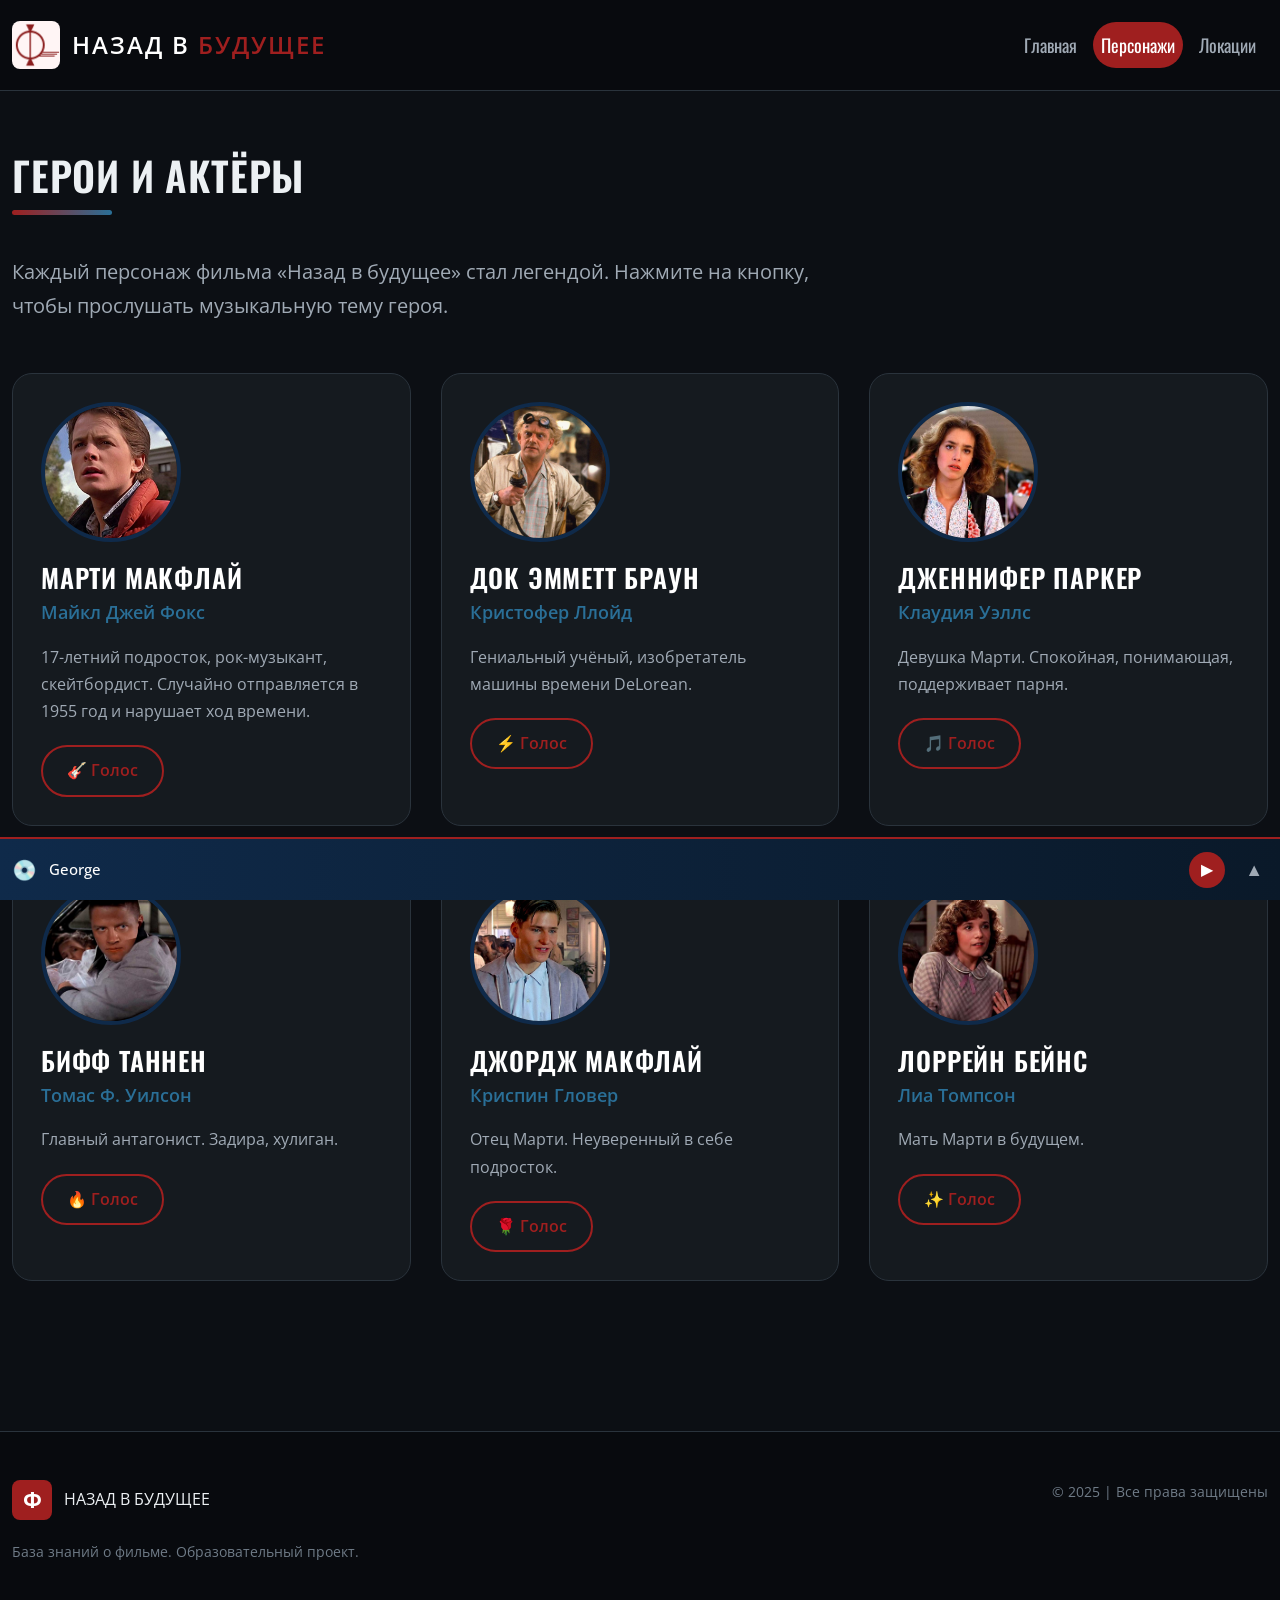
<file: characters.html>
<!DOCTYPE html>
<html lang="ru">
<head>
    <!-- Yandex.Metrika counter -->
<script type="text/javascript">
    (function(m,e,t,r,i,k,a){
        m[i]=m[i]||function(){(m[i].a=m[i].a||[]).push(arguments)};
        m[i].l=1*new Date();
        for (var j = 0; j < document.scripts.length; j++) {if (document.scripts[j].src === r) { return; }}
        k=e.createElement(t),a=e.getElementsByTagName(t)[0],k.async=1,k.src=r,a.parentNode.insertBefore(k,a)
    })(window, document,'script','https://mc.yandex.ru/metrika/tag.js?id=112401955', 'ym');

    ym(112401955, 'init', {ssr:true, webvisor:true, clickmap:true, ecommerce:"dataLayer", referrer: document.referrer, url: location.href, accurateTrackBounce:true, trackLinks:true});
</script>
<noscript><div><img src="https://mc.yandex.ru/watch/112401955" style="position:absolute; left:-9999px;" alt="" /></div></noscript>
<!-- /Yandex.Metrika counter -->
    <meta charset="UTF-8">
    <meta name="viewport" content="width=device-width, initial-scale=1.0">
    <title>Персонажи — Назад в будущее</title>
    
    <!-- Bootstrap 5 -->
    <link href="https://cdn.jsdelivr.net/npm/bootstrap@5.3.0/dist/css/bootstrap.min.css" rel="stylesheet">
    <!-- Шрифты -->
    <link href="https://fonts.googleapis.com/css2?family=Oswald:wght@400;500;600;700&family=Open+Sans:wght@300;400;600&display=swap" rel="stylesheet">
    <!-- Кастомный CSS -->
    <link rel="stylesheet" href="css/style.css">
</head>
<body>

    <!-- ===== НАВИГАЦИЯ ===== -->
    <nav class="navbar navbar-expand-lg">
        <div class="container">
            <a class="navbar-brand" href="index.html">
                <div class="logo">
                    <div class="logo-icon" style="width: 48px; height: 48px; background: none !important; font-size: 0 !important; color: transparent !important; padding: 0 !important; overflow: hidden; border-radius: 8px;">
                        <img src="assets/images/logo.png" alt="Логотип" style="width: 100%; height: 100%; object-fit: cover; display: block;">
                    </div>
                    <div class="logo-text">НАЗАД В <span>БУДУЩЕЕ</span></div>
                </div>
            </a>
            <button class="navbar-toggler" type="button" data-bs-toggle="collapse" data-bs-target="#navbarNav">
                <span class="navbar-toggler-icon"></span>
            </button>
            <div class="collapse navbar-collapse" id="navbarNav">
                <ul class="navbar-nav ms-auto">
                    <li class="nav-item">
                        <a class="nav-link" href="index.html">Главная</a>
                    </li>
                    <li class="nav-item">
                        <a class="nav-link active" href="characters.html">Персонажи</a>
                    </li>
                    <li class="nav-item">
                        <a class="nav-link" href="locations.html">Локации</a>
                    </li>
                </ul>
            </div>
        </div>
    </nav>

    <!-- ===== КОНТЕНТ ===== -->
    <section class="container" style="margin-top: 60px; margin-bottom: 150px;">
        <h1 class="section-title">ГЕРОИ И АКТЁРЫ</h1>
        <p style="color: #A0AAB5; font-size: 20px; max-width: 800px; margin-bottom: 50px;">
            Каждый персонаж фильма «Назад в будущее» стал легендой. Нажмите на кнопку, чтобы прослушать музыкальную тему героя.
        </p>
        
        <div class="character-grid">
            <!-- Марти Макфлай -->
            <div class="character-card">
                <img src="assets/images/marty.jpg" alt="Марти Макфлай">
                <h3>МАРТИ МАКФЛАЙ</h3>
                <div class="actor-name">Майкл Джей Фокс</div>
                <p class="character-bio">
                    17-летний подросток, рок-музыкант, скейтбордист. Случайно отправляется в 1955 год 
                    и нарушает ход времени.
                </p>
                <button class="btn-sound" data-track="marty">🎸 Голос</button>
            </div>
            
            <!-- Док Браун -->
            <div class="character-card">
                <img src="assets/images/doc.jpg" alt="Док Эмметт Браун">
                <h3>ДОК ЭММЕТТ БРАУН</h3>
                <div class="actor-name">Кристофер Ллойд</div>
                <p class="character-bio">
                    Гениальный учёный, изобретатель машины времени DeLorean.
                </p>
                <button class="btn-sound" data-track="doc">⚡ Голос</button>
            </div>
            
            <!-- Дженнифер Паркер -->
            <div class="character-card">
                <img src="assets/images/jennifer.jpg" alt="Дженнифер Паркер">
                <h3>ДЖЕННИФЕР ПАРКЕР</h3>
                <div class="actor-name">Клаудия Уэллс</div>
                <p class="character-bio">
                    Девушка Марти. Спокойная, понимающая, поддерживает парня.
                </p>
                <button class="btn-sound" data-track="jennifer">🎵 Голос</button>
            </div>
            
            <!-- Бифф Таннен -->
            <div class="character-card">
                <img src="assets/images/biff.jpg" alt="Бифф Таннен">
                <h3>БИФФ ТАННЕН</h3>
                <div class="actor-name">Томас Ф. Уилсон</div>
                <p class="character-bio">
                    Главный антагонист. Задира, хулиган.
                </p>
                <button class="btn-sound" data-track="biff">🔥 Голос</button>
            </div>
            
            <!-- Джордж Макфлай -->
            <div class="character-card">
                <img src="assets/images/george.jpg" alt="Джордж Макфлай">
                <h3>ДЖОРДЖ МАКФЛАЙ</h3>
                <div class="actor-name">Криспин Гловер</div>
                <p class="character-bio">
                    Отец Марти. Неуверенный в себе подросток.
                </p>
                <button class="btn-sound" data-track="george">🌹 Голос</button>
            </div>
            
            <!-- Лоррейн Бейнс -->
            <div class="character-card">
                <img src="assets/images/lorraine.jpg" alt="Лоррейн Бейнс">
                <h3>ЛОРРЕЙН БЕЙНС</h3>
                <div class="actor-name">Лиа Томпсон</div>
                <p class="character-bio">
                    Мать Марти в будущем.
                </p>
                <button class="btn-sound" data-track="lorraine">✨ Голос</button>
            </div>
        </div>
    </section>

    <!-- ===== ВЫДВИЖНОЙ ПЛЕЕР ===== -->
    <div class="collapsible-player" id="collapsiblePlayer">
        
        <!-- СВЁРНУТОЕ СОСТОЯНИЕ (ВИДНО ВСЕГДА) -->
        <div class="player-mini" id="playerMini">
            <div class="container">
                <div class="player-mini-wrapper">
                    <div class="player-mini-info">
                        <span class="player-mini-icon">💿</span>
                        <span class="player-mini-title" id="miniTrackTitle">The Power of Love</span>
                    </div>
                    <div class="player-mini-controls">
                        <button class="player-mini-play" id="miniPlayPauseBtn">▶</button>
                        <button class="player-mini-expand" id="expandPlayerBtn">▲</button>
                    </div>
                </div>
            </div>
        </div>
        
        <!-- РАЗВЁРНУТОЕ СОСТОЯНИЕ (ПОЛНЫЙ ПЛЕЕР) -->
        <div class="player-expanded" id="playerExpanded">
            <div class="container">
                <div class="player-expanded-wrapper">
                    
                    <div class="player-expanded-header">
                        <div class="player-expanded-info">
                            <div class="player-expanded-cover">
                                <div class="vinyl-large">💿</div>
                            </div>
                            <div class="player-expanded-text">
                                <div class="player-expanded-title" id="expandedTrackTitle">The Power of Love</div>
                                <div class="player-expanded-artist" id="expandedTrackArtist">Huey Lewis & The News</div>
                            </div>
                        </div>
                        <button class="player-expanded-collapse" id="collapsePlayerBtn">▼</button>
                    </div>
                    
                    <div class="player-expanded-main">
                        <div class="player-expanded-progress">
                            <div class="progress-container">
                                <input type="range" id="expandedSeekBar" class="seek-bar" value="0" max="100">
                            </div>
                            <div class="time-display">
                                <span id="expandedCurrentTime">0:00</span>
                                <span id="expandedDuration">3:45</span>
                            </div>
                        </div>
                        
                        <div class="player-expanded-controls">
                            <button class="expanded-play-btn" id="expandedPlayPauseBtn">▶</button>
                        </div>
                        
                        <div class="player-expanded-volume">
                            <span class="volume-label">🔊</span>
                            <div class="volume-control">
                                <input type="range" id="expandedVolume" class="volume-slider" min="0" max="1" step="0.05" value="0.7">
                            </div>
                        </div>
                    </div>
                    
                </div>
            </div>
        </div>
    </div>

    <!-- ===== ПОДВАЛ ===== -->
    <footer class="footer">
        <div class="container">
            <div class="row">
                <div class="col-md-6">
                    <div class="footer-logo">
                        <div class="logo-small">Ф</div>
                        <span>НАЗАД В БУДУЩЕЕ</span>
                    </div>
                    <p>База знаний о фильме. Образовательный проект.</p>
                </div>
                <div class="col-md-6 text-end">
                    <p>© 2025 | Все права защищены</p>
                </div>
            </div>
        </div>
    </footer>

    <!-- Аудиоэлемент -->
    <audio id="globalAudio" preload="auto"></audio>

    <!-- Скрипты -->
    <script src="https://cdn.jsdelivr.net/npm/bootstrap@5.3.0/dist/js/bootstrap.bundle.min.js"></script>
    <script src="js/player.js"></script>
</body>
</html>
</file>
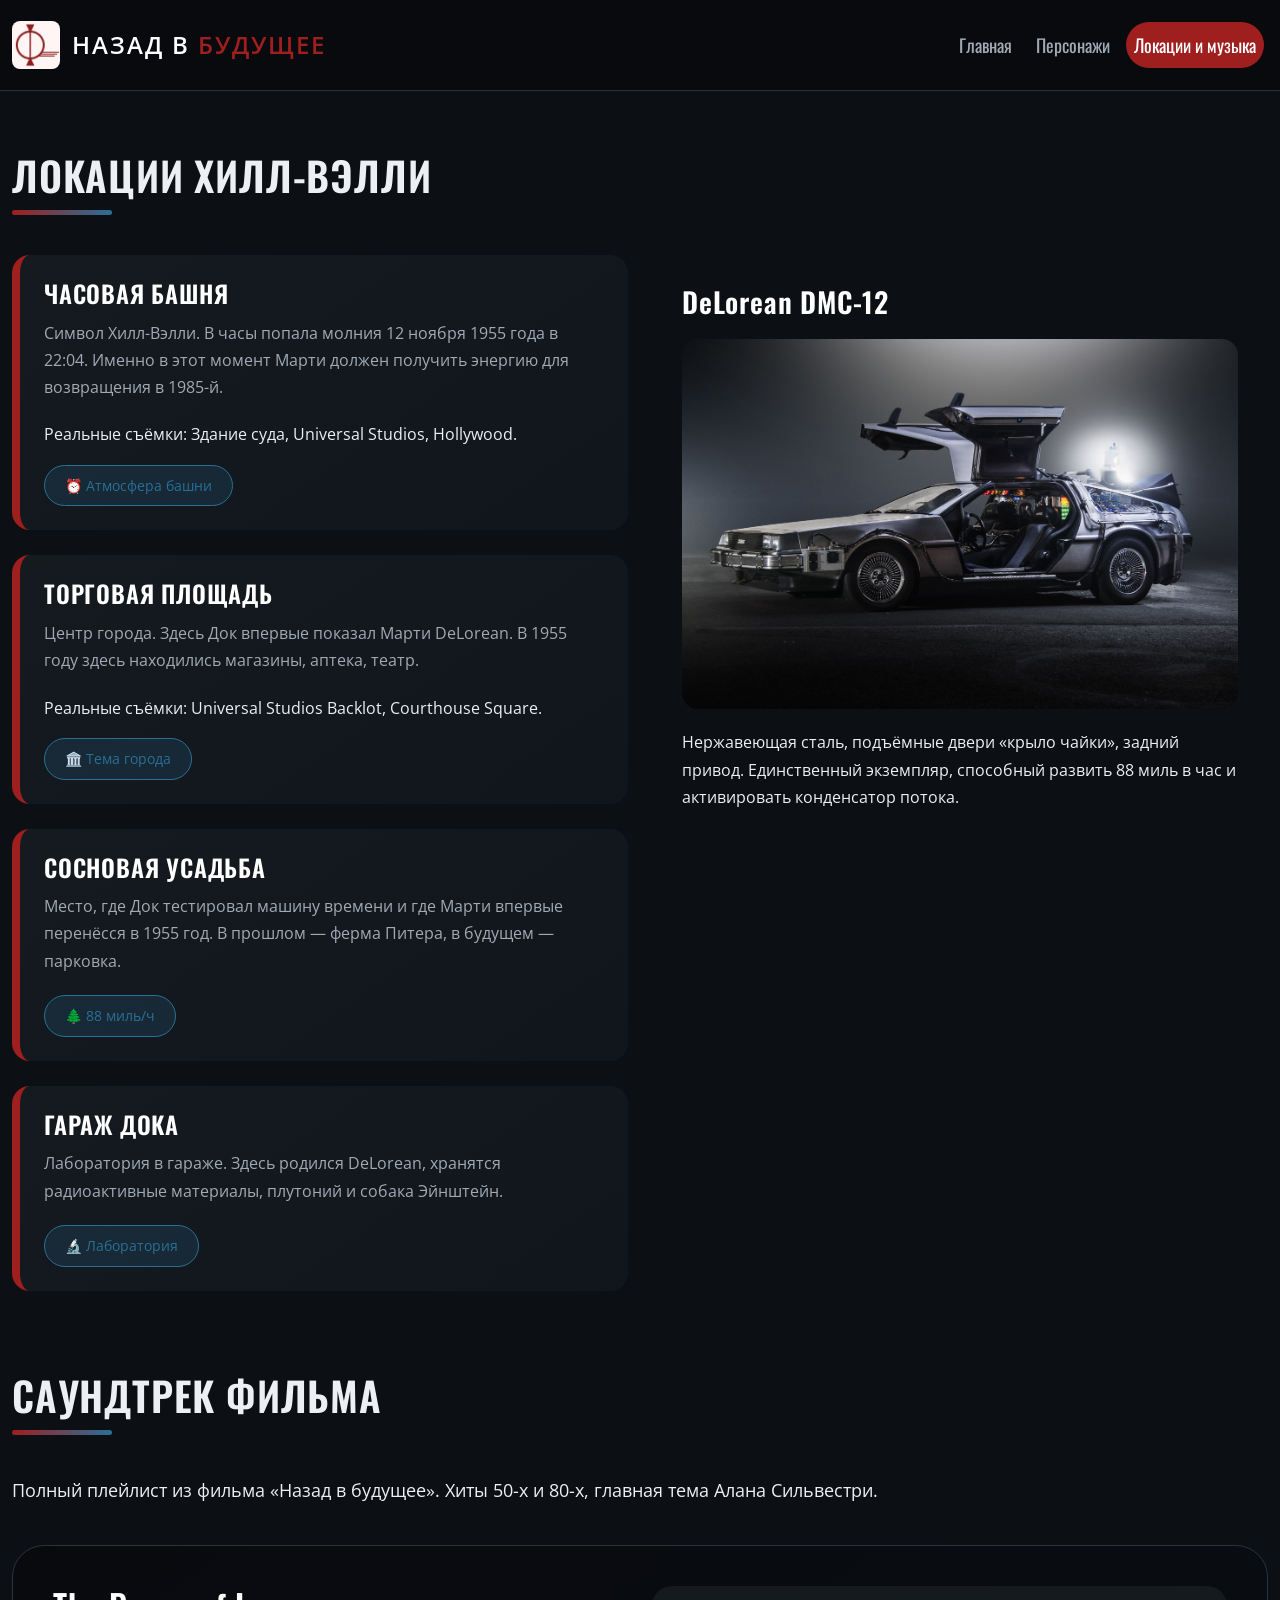
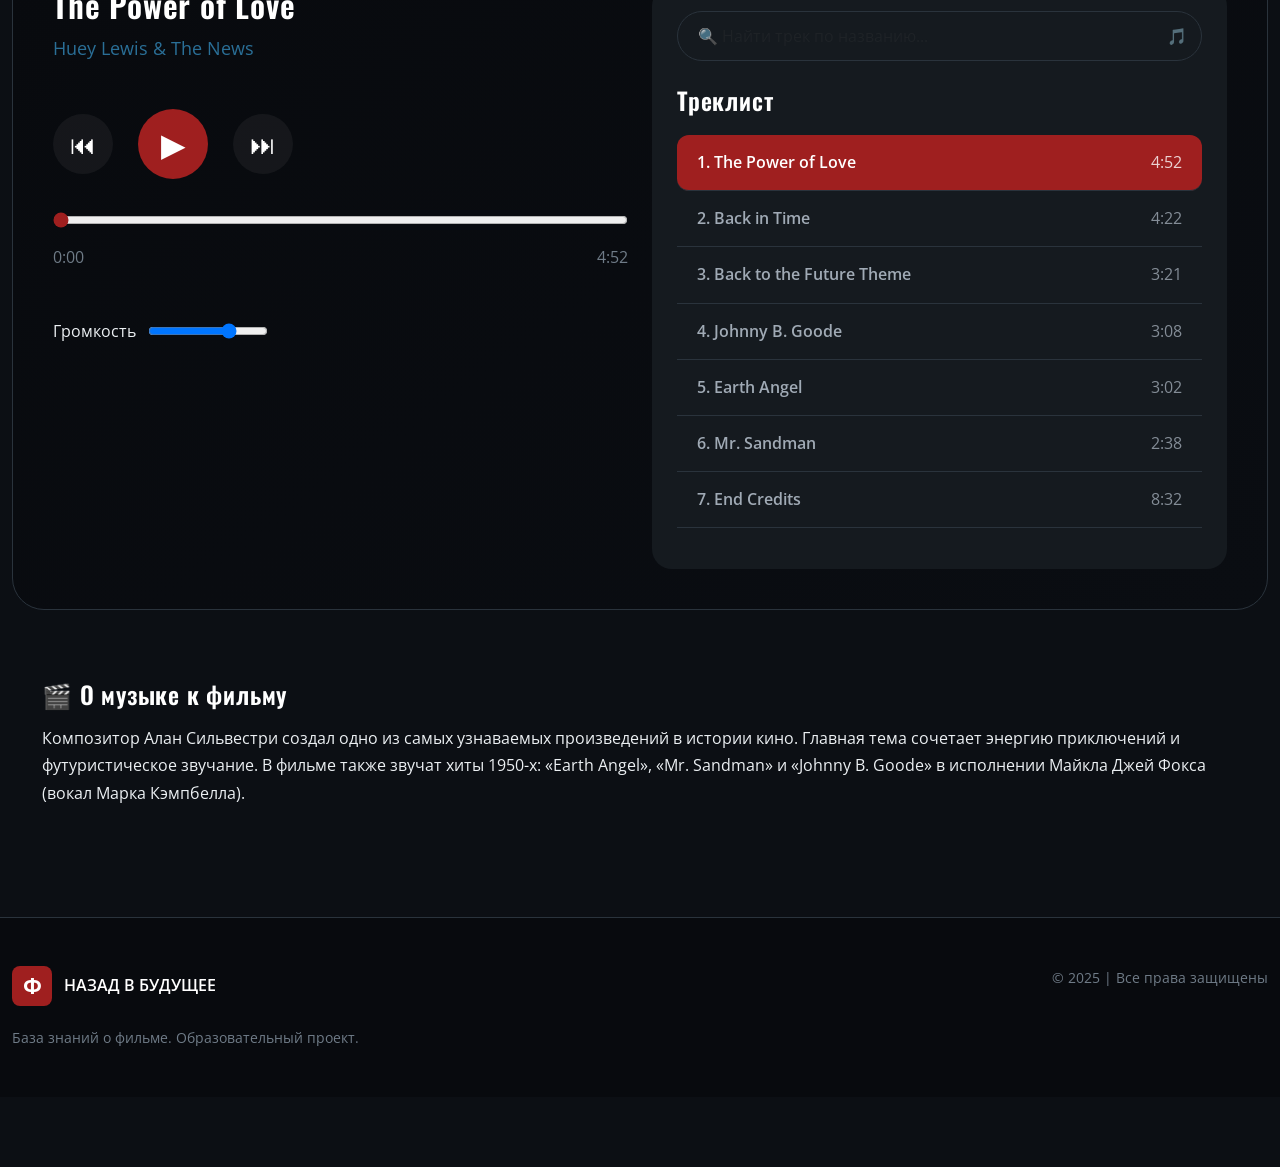
<file: locations.html>
<!DOCTYPE html>
<html lang="ru">
<head>
    <!-- Yandex.Metrika counter -->
<script type="text/javascript">
    (function(m,e,t,r,i,k,a){
        m[i]=m[i]||function(){(m[i].a=m[i].a||[]).push(arguments)};
        m[i].l=1*new Date();
        for (var j = 0; j < document.scripts.length; j++) {if (document.scripts[j].src === r) { return; }}
        k=e.createElement(t),a=e.getElementsByTagName(t)[0],k.async=1,k.src=r,a.parentNode.insertBefore(k,a)
    })(window, document,'script','https://mc.yandex.ru/metrika/tag.js?id=112401955', 'ym');

    ym(112401955, 'init', {ssr:true, webvisor:true, clickmap:true, ecommerce:"dataLayer", referrer: document.referrer, url: location.href, accurateTrackBounce:true, trackLinks:true});
</script>
<noscript><div><img src="https://mc.yandex.ru/watch/112401955" style="position:absolute; left:-9999px;" alt="" /></div></noscript>
<!-- /Yandex.Metrika counter -->
    <meta charset="UTF-8">
    <meta name="viewport" content="width=device-width, initial-scale=1.0">
    <title>Локации и саундтрек — Назад в будущее</title>
    <link href="https://cdn.jsdelivr.net/npm/bootstrap@5.3.0/dist/css/bootstrap.min.css" rel="stylesheet">
    <link href="https://fonts.googleapis.com/css2?family=Oswald:wght@400;500;600;700&family=Open+Sans:wght@300;400;600&display=swap" rel="stylesheet">
    <link rel="stylesheet" href="css/style.css">
</head>
<body>

    <nav class="navbar navbar-expand-lg">
        <div class="container">
            <a class="navbar-brand" href="index.html">
                <div class="logo">
                    <div class="logo-icon" style="width: 48px; height: 48px; background: none !important; font-size: 0 !important; color: transparent !important; padding: 0 !important; overflow: hidden; border-radius: 8px;">
                        <img src="assets/images/logo.png" alt="Логотип" style="width: 100%; height: 100%; object-fit: cover; display: block;">
                    </div>
                    <div class="logo-text">НАЗАД В <span>БУДУЩЕЕ</span></div>
                </div>
            </a>
            <button class="navbar-toggler" type="button" data-bs-toggle="collapse" data-bs-target="#navbarNav">
                <span class="navbar-toggler-icon"></span>
            </button>
            <div class="collapse navbar-collapse" id="navbarNav">
                <ul class="navbar-nav ms-auto">
                    <li class="nav-item">
                        <a class="nav-link" href="index.html">Главная</a>
                    </li>
                    <li class="nav-item">
                        <a class="nav-link" href="characters.html">Персонажи</a>
                    </li>
                    <li class="nav-item">
                        <a class="nav-link active" href="locations.html">Локации и музыка</a>
                    </li>
                </ul>
            </div>
        </div>
    </nav>

    <section class="container" style="margin-top: 60px;">
        <h1 class="section-title">ЛОКАЦИИ ХИЛЛ-ВЭЛЛИ</h1>
        <div class="row">
            <div class="col-lg-6">
                <div class="location-grid" style="grid-template-columns: 1fr;">
                    <!-- Часовая башня -->
                    <div class="location-card">
                        <h3>ЧАСОВАЯ БАШНЯ</h3>
                        <p class="location-desc">
                            Символ Хилл-Вэлли. В часы попала молния 12 ноября 1955 года в 22:04. 
                            Именно в этот момент Марти должен получить энергию для возвращения в 1985-й.
                        </p>
                        <p style="color: $text-light; margin-bottom: 16px;">
                            <span style="color: $accent-blue;">Реальные съёмки:</span> Здание суда, 
                            Universal Studios, Hollywood.
                        </p>
                        <button class="btn-atmosphere" data-track="clocktower">⏰ Атмосфера башни</button>
                    </div>
                    
                    <!-- Торговая площадь -->
                    <div class="location-card">
                        <h3>ТОРГОВАЯ ПЛОЩАДЬ</h3>
                        <p class="location-desc">
                            Центр города. Здесь Док впервые показал Марти DeLorean. 
                            В 1955 году здесь находились магазины, аптека, театр.
                        </p>
                        <p style="color: $text-light; margin-bottom: 16px;">
                            <span style="color: $accent-blue;">Реальные съёмки:</span> Universal Studios 
                            Backlot, Courthouse Square.
                        </p>
                        <button class="btn-atmosphere" data-track="theme">🏛️ Тема города</button>
                    </div>
                    
                    <!-- Сосновая усадьба -->
                    <div class="location-card">
                        <h3>СОСНОВАЯ УСАДЬБА</h3>
                        <p class="location-desc">
                            Место, где Док тестировал машину времени и где Марти впервые 
                            перенёсся в 1955 год. В прошлом — ферма Питера, в будущем — парковка.
                        </p>
                        <button class="btn-atmosphere" data-track="back-in-time">🌲 88 миль/ч</button>
                    </div>
                    
                    <!-- Лаборатория Дока -->
                    <div class="location-card">
                        <h3>ГАРАЖ ДОКА</h3>
                        <p class="location-desc">
                            Лаборатория в гараже. Здесь родился DeLorean, хранятся радиоактивные материалы, 
                            плутоний и собака Эйнштейн.
                        </p>
                        <button class="btn-atmosphere" data-track="doc-theme">🔬 Лаборатория</button>
                    </div>
                </div>
            </div>
            
            <div class="col-lg-6">
                <div style="background: $card-bg; border-radius: 28px; padding: 30px; border: 1px solid $border-dark;">
                    <h3 style="color: white; margin-bottom: 20px;">DeLorean DMC-12</h3>
                    <img src="assets/images/delorean.jpg" alt="DeLorean" class="img-fluid" style="border-radius: 16px; margin-bottom: 20px;">
                    <p style="color: $text-muted;">
                        Нержавеющая сталь, подъёмные двери «крыло чайки», задний привод. 
                        Единственный экземпляр, способный развить 88 миль в час и активировать 
                        конденсатор потока.
                    </p>
                </div>
            </div>
        </div>
    </section>

    <!-- ПЛЕЕР САУНДТРЕКОВ -->
    <section class="container" style="margin-top: 80px; margin-bottom: 80px;">
        <h2 class="section-title">САУНДТРЕК ФИЛЬМА</h2>
        <p style="color: $text-muted; font-size: 18px; margin-bottom: 30px;">
            Полный плейлист из фильма «Назад в будущее». Хиты 50-х и 80-х, главная тема Алана Сильвестри.
        </p>
        
        <div class="player-section">
            <div class="row">
                <div class="col-lg-6">
                    <div class="player-container">
                        <div class="track-info">
                            <h2 id="trackTitle">The Power of Love</h2>
                            <p id="trackArtist">Huey Lewis & The News</p>
                        </div>
                        <div class="controls">
                            <button id="prevBtn">⏮</button>
                            <button id="playPauseBtn" class="play">▶</button>
                            <button id="nextBtn">⏭</button>
                        </div>
                        <div class="progress-area">
                            <input type="range" id="seekBar" value="0" max="100">
                            <div class="time">
                                <span id="currentTime">0:00</span>
                                <span id="durationTime">0:00</span>
                            </div>
                        </div>
                        <div style="display: flex; align-items: center; gap: 12px; margin-top: 16px;">
                            <span style="color: $accent-blue;">Громкость</span>
                            <input type="range" id="volumeControl" min="0" max="1" step="0.05" value="0.7" style="width: 120px;">
                        </div>
                    </div>
                </div>
                
                <div class="col-lg-6">
                    <div class="playlist">
                            <!-- СТРОКА ПОИСКА -->
                                <div class="search-container" style="margin-bottom: 25px;">
                                    <div style="position: relative;">
                                        <input 
                                            type="text" 
                                            id="trackSearch" 
                                            class="form-control" 
                                            placeholder="🔍 Найти трек по названию..."
                                            style="
                                                background: #151A1F;
                                                border: 1px solid #2A333C;
                                                color: white;
                                                padding: 12px 20px;
                                                border-radius: 40px;
                                               font-family: 'Open Sans', sans-serif;
                                            "
                                            >
                                        <span style="position: absolute; right: 15px; top: 12px; color: #6F7B87;">🎵</span>
                                    </div>
                                </div>
                        <h4 style="color: white; margin-bottom: 20px;">Треклист</h4>
                        <ul id="playlist">
                            <li data-src="power-of-love" class="active">
                                <span class="track-title">1. The Power of Love</span>
                                <span class="track-duration">4:52</span>
                            </li>
                            <li data-src="back-in-time">
                                <span class="track-title">2. Back in Time</span>
                                <span class="track-duration">4:22</span>
                            </li>
                            <li data-src="theme">
                                <span class="track-title">3. Back to the Future Theme</span>
                                <span class="track-duration">3:21</span>
                            </li>
                            <li data-src="johnny-b-goode">
                                <span class="track-title">4. Johnny B. Goode</span>
                                <span class="track-duration">3:08</span>
                            </li>
                            <li data-src="earth-angel">
                                <span class="track-title">5. Earth Angel</span>
                                <span class="track-duration">3:02</span>
                            </li>
                            <li data-src="mr-sandman">
                                <span class="track-title">6. Mr. Sandman</span>
                                <span class="track-duration">2:38</span>
                            </li>
                            <li data-src="end-credits">
                                <span class="track-title">7. End Credits</span>
                                <span class="track-duration">8:32</span>
                            </li>
                        </ul>
                    </div>
                </div>
            </div>
        </div>
        
        <div style="margin-top: 40px; padding: 30px; background: $darker-bg; border-radius: 24px; border-left: 8px solid $primary-red;">
            <h4 style="color: white; margin-bottom: 16px;">🎬 О музыке к фильму</h4>
            <p style="color: $text-muted; margin-bottom: 0;">
                Композитор Алан Сильвестри создал одно из самых узнаваемых произведений в истории кино. 
                Главная тема сочетает энергию приключений и футуристическое звучание. 
                В фильме также звучат хиты 1950-х: «Earth Angel», «Mr. Sandman» и «Johnny B. Goode» 
                в исполнении Майкла Джей Фокса (вокал Марка Кэмпбелла).
            </p>
        </div>
    </section>

    <footer class="footer">
        <div class="container">
            <div class="row">
                <div class="col-md-6">
                    <div class="footer-logo">
                        <div class="logo-small">Ф</div>
                        <span style="color: white; font-weight: 600;">НАЗАД В БУДУЩЕЕ</span>
                    </div>
                    <p>База знаний о фильме. Образовательный проект.</p>
                </div>
                <div class="col-md-6 text-end">
                    <p>© 2025 | Все права защищены</p>
                </div>
            </div>
        </div>
    </footer>

    <script src="https://cdn.jsdelivr.net/npm/bootstrap@5.3.0/dist/js/bootstrap.bundle.min.js"></script>
    <script src="js/script.js"></script>
</body>
</html>
</file>
<file: css/style.css>
body {
  background-color: #0C0F14;
  color: #ECF0F3;
  font-family: "Open Sans", sans-serif;
  line-height: 1.7;
}

h1, h2, h3, h4 {
  font-family: "Oswald", sans-serif;
  font-weight: 600;
  letter-spacing: 0.8px;
}

.container {
  max-width: 1280px;
}

.logo {
  display: flex !important;
  align-items: center !important;
  gap: 12px !important;
}
.logo .logo-icon {
  flex-shrink: 0;
  width: 48px;
  height: 48px;
  background: none !important;
  font-size: 0 !important;
  color: transparent !important;
  padding: 0 !important;
  overflow: hidden;
  border-radius: 8px;
}
.logo .logo-icon img {
  width: 100%;
  height: 100%;
  object-fit: cover;
  display: block;
}
.logo .logo-text {
  font-size: 24px;
  font-weight: 600;
  color: white;
  text-transform: uppercase;
  letter-spacing: 2px;
  flex-shrink: 0;
}
.logo .logo-text span {
  color: #9F1F1F;
}

.navbar {
  background-color: #080A0E;
  border-bottom: 1px solid #2A333C;
  padding: 16px 0;
}
.navbar .nav-link {
  color: #A0AAB5;
  font-family: "Oswald", sans-serif;
  font-size: 18px;
  padding: 8px 20px;
  margin: 0 4px;
  transition: 0.25s;
  border-radius: 30px;
}
.navbar .nav-link:hover, .navbar .nav-link.active {
  color: white;
  background-color: rgba(159, 31, 31, 0.25);
}
.navbar .nav-link.active {
  background-color: #9F1F1F;
  color: white;
}

.hero {
  padding: 60px 0 80px;
  background: radial-gradient(circle at 80% 30%, #0F2A4A 0%, #080A0E 80%);
  position: relative;
  overflow: hidden;
}
.hero::before {
  content: "";
  position: absolute;
  top: 0;
  left: 0;
  width: 100%;
  height: 100%;
  background: url("assets/images/grid-pattern.png") repeat;
  opacity: 0.05;
}
.hero .hero-title {
  font-size: 64px;
  font-weight: 700;
  color: white;
  text-transform: uppercase;
  line-height: 1.2;
  margin-bottom: 16px;
}
.hero .hero-title span {
  color: #9F1F1F;
  text-shadow: 0 0 12px rgba(159, 31, 31, 0.6);
}
.hero .hero-meta {
  font-size: 20px;
  color: #2A6F97;
  font-weight: 600;
  margin-bottom: 24px;
}
.hero .hero-desc {
  font-size: 18px;
  color: #A0AAB5;
  margin-bottom: 32px;
  max-width: 600px;
}
.hero .hero-btn {
  background-color: #9F1F1F;
  color: white;
  border: none;
  padding: 14px 36px;
  font-size: 18px;
  font-weight: 600;
  border-radius: 50px;
  transition: 0.25s;
  box-shadow: 0 8px 20px rgba(159, 31, 31, 0.3);
}
.hero .hero-btn:hover {
  background-color: #C53030;
  transform: translateY(-4px);
  box-shadow: 0 12px 28px rgba(159, 31, 31, 0.5);
}
.hero .hero-poster {
  border-radius: 16px;
  overflow: hidden;
  box-shadow: 0 20px 30px rgba(0, 0, 0, 0.6);
  border: 1px solid rgba(255, 255, 255, 0.1);
}

.section-title {
  font-size: 40px;
  font-weight: 600;
  margin-bottom: 40px;
  position: relative;
  padding-bottom: 16px;
}
.section-title::after {
  content: "";
  position: absolute;
  bottom: 0;
  left: 0;
  width: 100px;
  height: 5px;
  background: linear-gradient(90deg, #9F1F1F, #2A6F97);
  border-radius: 4px;
}

.character-grid {
  display: grid;
  grid-template-columns: repeat(auto-fill, minmax(320px, 1fr));
  gap: 30px;
}

.character-card {
  background-color: #151A1F;
  border-radius: 20px;
  padding: 28px;
  border: 1px solid #2A333C;
  transition: 0.3s;
}
.character-card:hover {
  transform: translateY(-8px);
  border-color: #9F1F1F;
  box-shadow: 0 16px 30px rgba(0, 0, 0, 0.5);
}
.character-card img {
  width: 140px;
  height: 140px;
  border-radius: 50%;
  object-fit: cover;
  border: 4px solid #0F2A4A;
  margin-bottom: 20px;
}
.character-card h3 {
  font-size: 26px;
  color: white;
  margin-bottom: 4px;
}
.character-card .actor-name {
  color: #2A6F97;
  font-weight: 600;
  font-size: 18px;
  margin-bottom: 16px;
}
.character-card .character-bio {
  color: #A0AAB5;
  margin-bottom: 20px;
}
.character-card .btn-sound {
  background-color: transparent;
  border: 2px solid #9F1F1F;
  color: #9F1F1F;
  padding: 10px 24px;
  border-radius: 40px;
  font-weight: 600;
  transition: 0.25s;
}
.character-card .btn-sound:hover {
  background-color: #9F1F1F;
  color: white;
}

.location-grid {
  display: grid;
  grid-template-columns: repeat(auto-fill, minmax(300px, 1fr));
  gap: 25px;
}

.location-card {
  background: linear-gradient(145deg, #151A1F, #10161C);
  border-radius: 18px;
  padding: 24px;
  border-left: 8px solid #9F1F1F;
  transition: 0.25s;
}
.location-card:hover {
  border-left-color: #2A6F97;
  transform: scale(1.02);
}
.location-card h3 {
  font-size: 24px;
  color: white;
  margin-bottom: 12px;
}
.location-card .location-desc {
  color: #A0AAB5;
  margin-bottom: 20px;
}
.location-card .btn-atmosphere {
  background-color: rgba(42, 111, 151, 0.2);
  color: #2A6F97;
  border: 1px solid #2A6F97;
  padding: 8px 20px;
  border-radius: 30px;
  font-size: 14px;
}
.location-card .btn-atmosphere:hover {
  background-color: #2A6F97;
  color: white;
}

.player-section {
  background: linear-gradient(145deg, #080A0E, #0A0D12);
  border-radius: 32px;
  padding: 40px;
  margin: 40px 0;
  border: 1px solid #2A333C;
}

.player-container {
  display: flex;
  flex-direction: column;
  gap: 30px;
}
.player-container .track-info h2 {
  font-size: 32px;
  color: white;
  margin-bottom: 8px;
}
.player-container .track-info p {
  color: #2A6F97;
  font-size: 18px;
}
.player-container .controls {
  display: flex;
  align-items: center;
  gap: 25px;
}
.player-container .controls button {
  width: 60px;
  height: 60px;
  border-radius: 50%;
  border: none;
  background-color: rgba(255, 255, 255, 0.05);
  color: white;
  font-size: 26px;
  display: flex;
  align-items: center;
  justify-content: center;
  transition: 0.2s;
}
.player-container .controls button:hover {
  background-color: #9F1F1F;
}
.player-container .controls button.play {
  background-color: #9F1F1F;
  width: 70px;
  height: 70px;
  font-size: 32px;
}
.player-container .controls button.play:hover {
  background-color: #C53030;
}
.player-container .progress-area {
  width: 100%;
}
.player-container .progress-area input {
  width: 100%;
  accent-color: #9F1F1F;
}
.player-container .progress-area .time {
  display: flex;
  justify-content: space-between;
  color: #6F7B87;
  margin-top: 8px;
}

.playlist {
  background-color: #151A1F;
  border-radius: 20px;
  padding: 25px;
}
.playlist ul {
  list-style: none;
  padding: 0;
}
.playlist ul li {
  display: flex;
  justify-content: space-between;
  align-items: center;
  padding: 14px 20px;
  border-bottom: 1px solid #2A333C;
  cursor: pointer;
  transition: 0.2s;
  color: #A0AAB5;
}
.playlist ul li:hover {
  background-color: rgba(159, 31, 31, 0.15);
  color: white;
}
.playlist ul li.active {
  background-color: #9F1F1F;
  color: white;
  border-radius: 12px;
}
.playlist ul li .track-title {
  font-weight: 600;
}
.playlist ul li .track-duration {
  color: inherit;
  opacity: 0.8;
}

.collapsible-player {
  position: fixed;
  bottom: 0;
  left: 0;
  width: 100%;
  z-index: 10000;
}
.collapsible-player .player-mini {
  background: linear-gradient(90deg, #0F2A4A, #0A1929);
  border-top: 2px solid #9F1F1F;
  padding: 10px 0;
  transition: 0.3s;
}
.collapsible-player .player-mini .player-mini-wrapper {
  display: flex;
  align-items: center;
  justify-content: space-between;
}
.collapsible-player .player-mini .player-mini-wrapper .player-mini-info {
  display: flex;
  align-items: center;
  gap: 12px;
}
.collapsible-player .player-mini .player-mini-wrapper .player-mini-info .player-mini-icon {
  color: #9F1F1F;
  font-size: 20px;
}
.collapsible-player .player-mini .player-mini-wrapper .player-mini-info .player-mini-title {
  color: white;
  font-weight: 500;
  font-size: 15px;
}
@media (max-width: 576px) {
  .collapsible-player .player-mini .player-mini-wrapper .player-mini-info .player-mini-title {
    max-width: 180px;
    white-space: nowrap;
    overflow: hidden;
    text-overflow: ellipsis;
  }
}
.collapsible-player .player-mini .player-mini-wrapper .player-mini-controls {
  display: flex;
  align-items: center;
  gap: 15px;
}
.collapsible-player .player-mini .player-mini-wrapper .player-mini-controls .player-mini-play {
  width: 36px;
  height: 36px;
  border-radius: 50%;
  border: none;
  background: #9F1F1F;
  color: white;
  font-size: 16px;
  display: flex;
  align-items: center;
  justify-content: center;
  transition: 0.2s;
}
.collapsible-player .player-mini .player-mini-wrapper .player-mini-controls .player-mini-play:hover {
  background: #C53030;
  transform: scale(1.05);
}
.collapsible-player .player-mini .player-mini-wrapper .player-mini-controls .player-mini-expand {
  background: none;
  border: none;
  color: #A0AAB5;
  font-size: 18px;
  padding: 5px;
}
.collapsible-player .player-mini .player-mini-wrapper .player-mini-controls .player-mini-expand:hover {
  color: white;
}
.collapsible-player .player-expanded {
  background: linear-gradient(145deg, #0F2A4A, #0A1929);
  border-top: 3px solid #9F1F1F;
  padding: 20px 0;
  box-shadow: 0 -10px 30px rgba(0, 0, 0, 0.8);
  transition: 0.3s;
}
.collapsible-player .player-expanded .player-expanded-wrapper {
  display: flex;
  flex-direction: column;
  gap: 20px;
}
.collapsible-player .player-expanded .player-expanded-header {
  display: flex;
  align-items: center;
  justify-content: space-between;
}
.collapsible-player .player-expanded .player-expanded-header .player-expanded-info {
  display: flex;
  align-items: center;
  gap: 20px;
}
.collapsible-player .player-expanded .player-expanded-header .player-expanded-info .player-expanded-cover .vinyl-large {
  width: 60px;
  height: 60px;
  background: radial-gradient(circle at 30% 30%, #333, #111);
  border-radius: 50%;
  display: flex;
  align-items: center;
  justify-content: center;
  color: #9F1F1F;
  font-size: 30px;
  border: 2px solid #9F1F1F;
  box-shadow: 0 0 20px rgba(159, 31, 31, 0.3);
}
.collapsible-player .player-expanded .player-expanded-header .player-expanded-info .player-expanded-text .player-expanded-title {
  color: white;
  font-size: 22px;
  font-weight: 600;
  font-family: "Oswald", sans-serif;
  margin-bottom: 5px;
}
.collapsible-player .player-expanded .player-expanded-header .player-expanded-info .player-expanded-text .player-expanded-artist {
  color: #A0AAB5;
  font-size: 16px;
}
.collapsible-player .player-expanded .player-expanded-header .player-expanded-collapse {
  background: none;
  border: none;
  color: #A0AAB5;
  font-size: 20px;
  padding: 10px;
}
.collapsible-player .player-expanded .player-expanded-header .player-expanded-collapse:hover {
  color: white;
}
.collapsible-player .player-expanded .player-expanded-main {
  display: flex;
  align-items: center;
  gap: 30px;
}
@media (max-width: 768px) {
  .collapsible-player .player-expanded .player-expanded-main {
    flex-direction: column;
    align-items: stretch;
  }
}
.collapsible-player .player-expanded .player-expanded-main .player-expanded-progress {
  flex: 1;
}
.collapsible-player .player-expanded .player-expanded-main .player-expanded-progress .progress-container {
  width: 100%;
  margin-bottom: 8px;
}
.collapsible-player .player-expanded .player-expanded-main .player-expanded-progress .progress-container .seek-bar {
  width: 100%;
  height: 6px;
  -webkit-appearance: none;
  background: rgba(255, 255, 255, 0.2);
  border-radius: 10px;
}
.collapsible-player .player-expanded .player-expanded-main .player-expanded-progress .progress-container .seek-bar::-webkit-slider-thumb {
  -webkit-appearance: none;
  width: 16px;
  height: 16px;
  border-radius: 50%;
  background: #9F1F1F;
  border: 2px solid white;
  cursor: pointer;
  box-shadow: 0 0 10px rgba(159, 31, 31, 0.8);
}
.collapsible-player .player-expanded .player-expanded-main .player-expanded-progress .time-display {
  display: flex;
  justify-content: space-between;
  color: #A0AAB5;
  font-size: 13px;
}
.collapsible-player .player-expanded .player-expanded-main .player-expanded-controls {
  display: flex;
  justify-content: center;
}
.collapsible-player .player-expanded .player-expanded-main .player-expanded-controls .expanded-play-btn {
  width: 60px;
  height: 60px;
  border-radius: 50%;
  border: none;
  background: #9F1F1F;
  color: white;
  font-size: 26px;
  display: flex;
  align-items: center;
  justify-content: center;
  box-shadow: 0 0 20px rgba(159, 31, 31, 0.5);
  transition: 0.2s;
}
.collapsible-player .player-expanded .player-expanded-main .player-expanded-controls .expanded-play-btn:hover {
  background: #C53030;
  transform: scale(1.05);
}
.collapsible-player .player-expanded .player-expanded-main .player-expanded-volume {
  display: flex;
  align-items: center;
  gap: 12px;
  min-width: 150px;
}
.collapsible-player .player-expanded .player-expanded-main .player-expanded-volume .volume-label {
  color: white;
  font-size: 18px;
}
.collapsible-player .player-expanded .player-expanded-main .player-expanded-volume .volume-control {
  flex: 1;
}
.collapsible-player .player-expanded .player-expanded-main .player-expanded-volume .volume-control .volume-slider {
  width: 100%;
  height: 5px;
  -webkit-appearance: none;
  background: rgba(255, 255, 255, 0.2);
  border-radius: 10px;
}
.collapsible-player .player-expanded .player-expanded-main .player-expanded-volume .volume-control .volume-slider::-webkit-slider-thumb {
  -webkit-appearance: none;
  width: 14px;
  height: 14px;
  border-radius: 50%;
  background: #2A6F97;
  border: 2px solid white;
  cursor: pointer;
}

.collapsible-player .player-expanded {
  display: block;
}
.collapsible-player.collapsed .player-expanded {
  display: none;
}
.collapsible-player.collapsed .player-mini {
  border-top-width: 2px;
}

body {
  padding-bottom: 70px;
}
body.player-expanded-active {
  padding-bottom: 200px;
}

.footer {
  background-color: #080A0E;
  padding: 48px 0 32px;
  margin-top: 80px;
  border-top: 1px solid #2A333C;
}
.footer .footer-logo {
  display: flex;
  align-items: center;
  gap: 12px;
  margin-bottom: 20px;
}
.footer .footer-logo .logo-small {
  width: 40px;
  height: 40px;
  background-color: #9F1F1F;
  color: white;
  display: flex;
  align-items: center;
  justify-content: center;
  font-size: 22px;
  font-weight: bold;
  border-radius: 8px;
}
.footer p {
  color: #6F7B87;
  font-size: 14px;
}

/*# sourceMappingURL=style.css.map */
</file>
